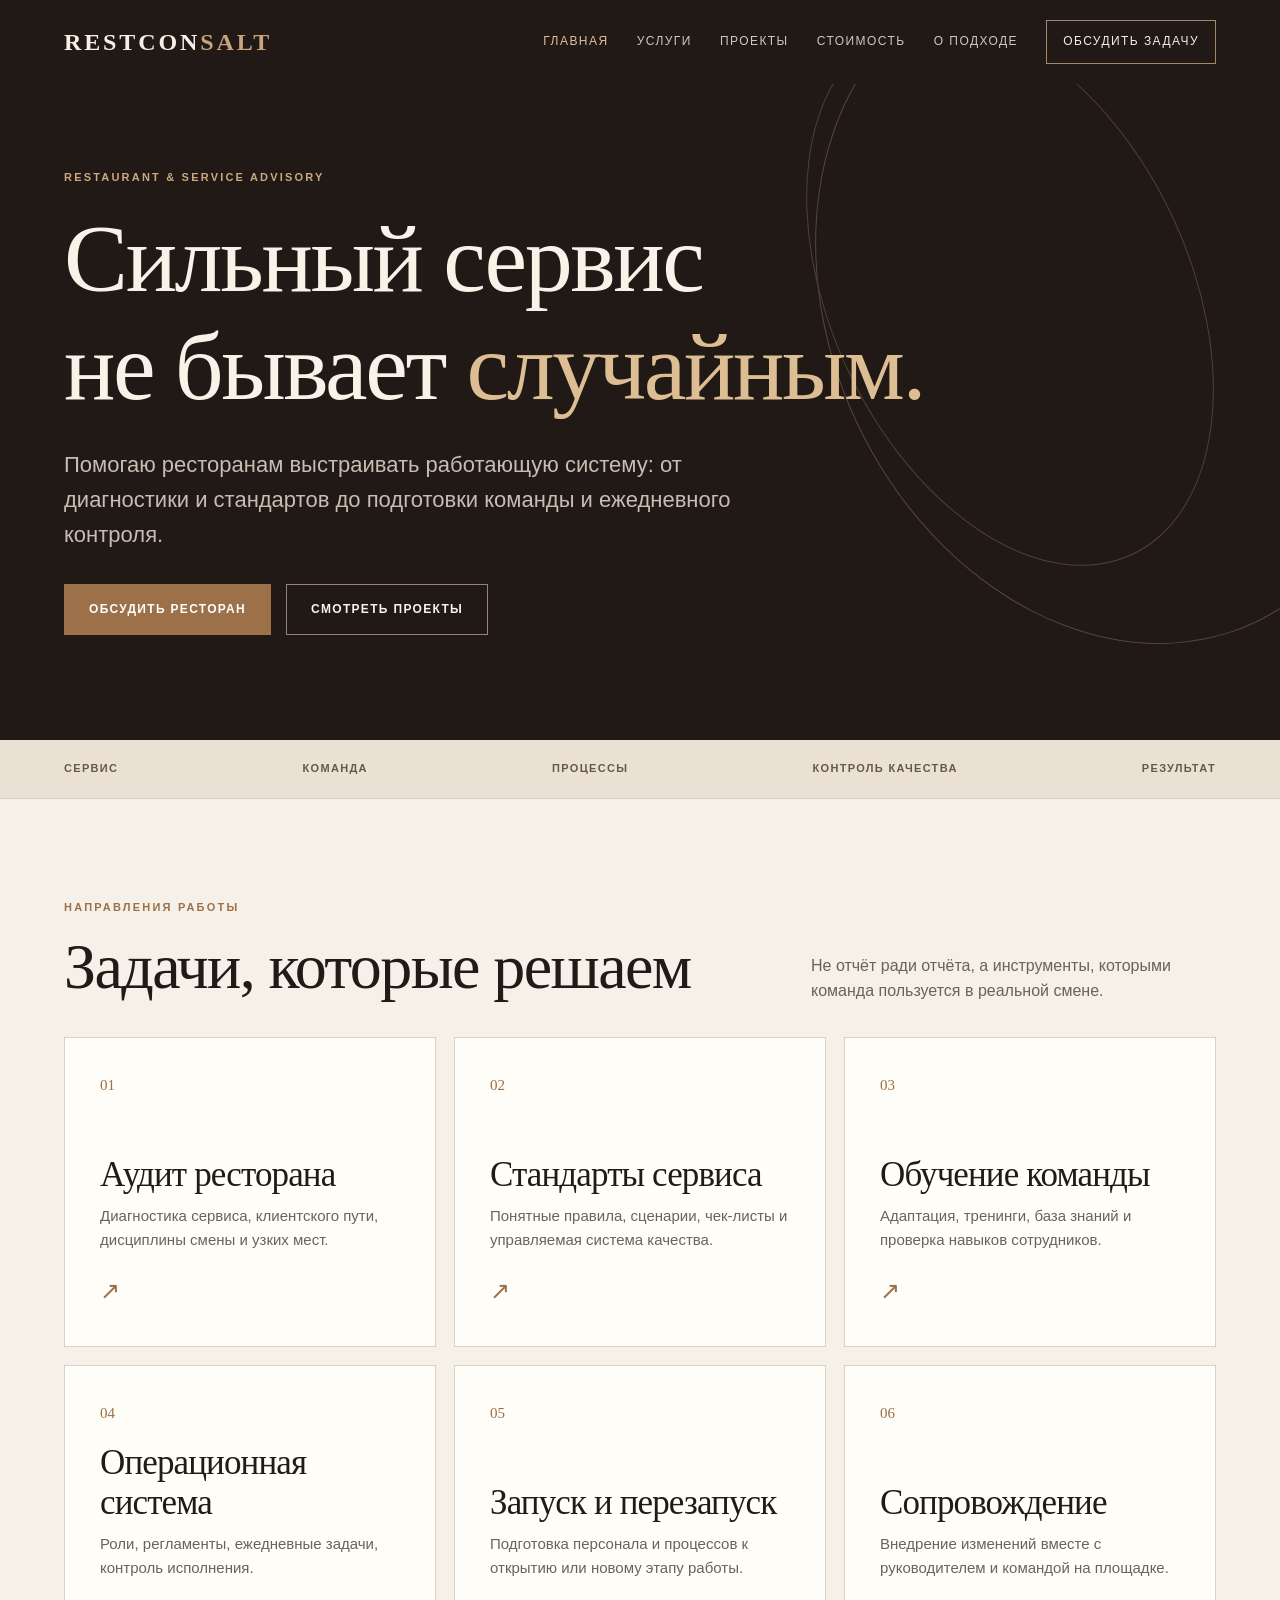
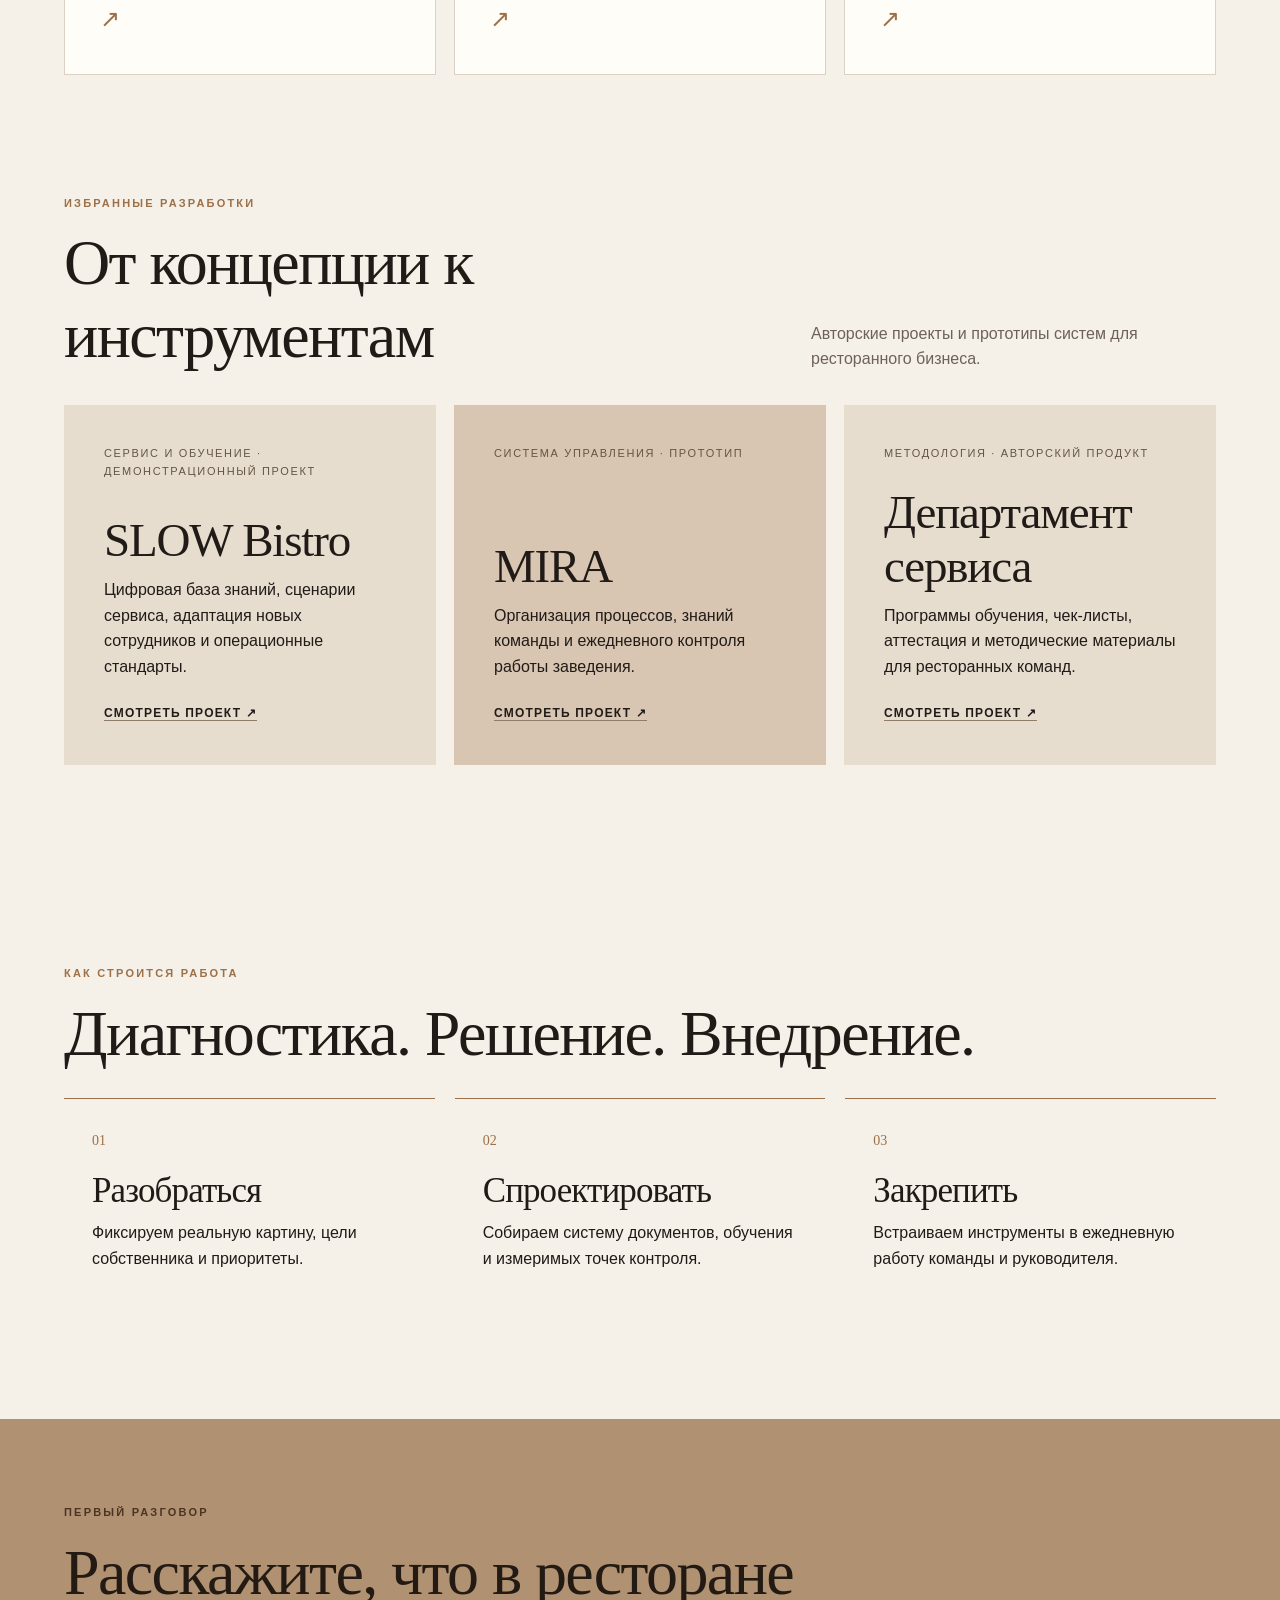
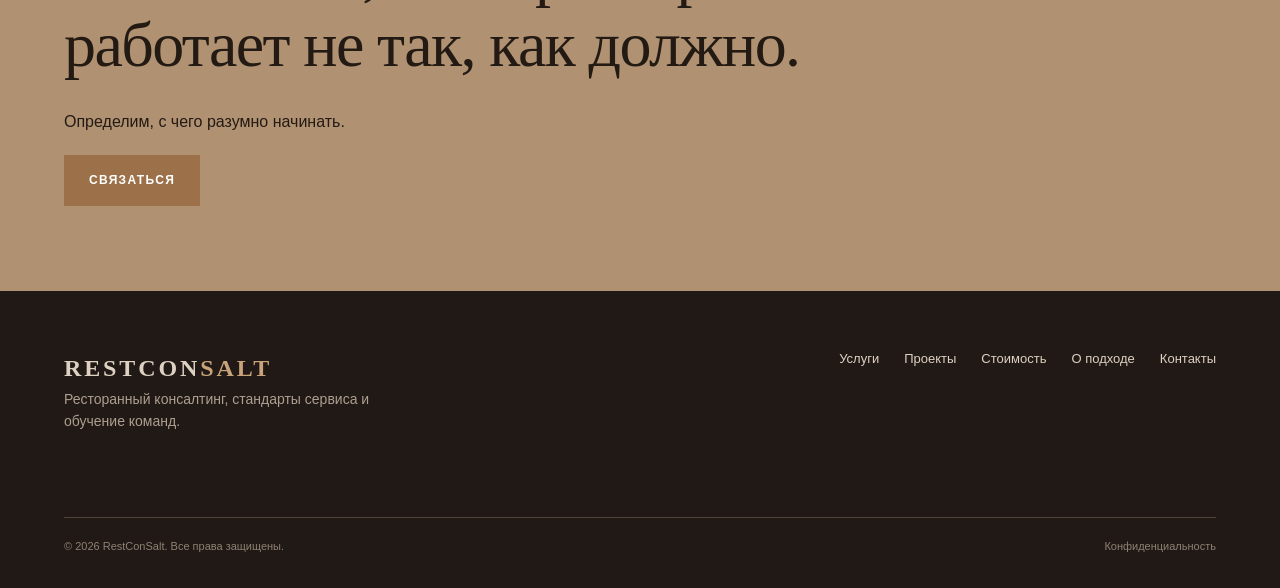
<file: index.html>
<!doctype html><html lang="ru"><head><meta charset="utf-8"><meta name="viewport" content="width=device-width,initial-scale=1"><meta name="theme-color" content="#201915"><meta name="description" content="Аудит ресторанного бизнеса, стандарты сервиса, обучение персонала и сопровождение внедрения."><meta property="og:title" content="Консалтинг для ресторанов — RestConSalt"><meta property="og:description" content="Аудит ресторанного бизнеса, стандарты сервиса, обучение персонала и сопровождение внедрения."><meta property="og:type" content="website"><title>Консалтинг для ресторанов — RestConSalt</title><link rel="stylesheet" href="styles.css"></head><body><a class="skip" href="#content">К содержанию</a><header class="header"><a class="logo" href="index.html" aria-label="RestConSalt, главная">RESTCON<em>SALT</em></a><button class="menu-toggle" aria-expanded="false" aria-controls="main-nav" type="button">Меню ☰</button><nav class="nav" id="main-nav" aria-label="Основная навигация"><a href="index.html" aria-current="page">Главная</a><a href="services.html" >Услуги</a><a href="projects.html" >Проекты</a><a href="prices.html" >Стоимость</a><a href="about.html" >О подходе</a><a class="nav-cta" href="contacts.html" >Обсудить задачу</a></nav></header><main id="content"><section class="hero"><div class="inner"><div class="eyebrow">RESTAURANT & SERVICE ADVISORY</div><h1>Сильный сервис<br>не бывает <strong>случайным.</strong></h1><p class="lead">Помогаю ресторанам выстраивать работающую систему: от диагностики и стандартов до подготовки команды и ежедневного контроля.</p><div class="buttons"><a href="contacts.html" class="btn">Обсудить ресторан</a><a href="projects.html" class="btn secondary">Смотреть проекты</a></div></div></section>
<div class="strip"><span>Сервис</span><span>Команда</span><span>Процессы</span><span>Контроль качества</span><span>Результат</span></div>
<section class="section"><div class="section-heading"><div><div class="eyebrow">Направления работы</div><h2>Задачи, которые решаем</h2></div><p>Не отчёт ради отчёта, а инструменты, которыми команда пользуется в реальной смене.</p></div><div class="grid"><article class="tile"><div class="num">01</div><div><h3>Аудит ресторана</h3><p>Диагностика сервиса, клиентского пути, дисциплины смены и узких мест.</p><a href="services.html" class="arrow" aria-label="Подробнее об услуге Аудит ресторана">↗</a></div></article><article class="tile"><div class="num">02</div><div><h3>Стандарты сервиса</h3><p>Понятные правила, сценарии, чек-листы и управляемая система качества.</p><a href="services.html" class="arrow" aria-label="Подробнее об услуге Стандарты сервиса">↗</a></div></article><article class="tile"><div class="num">03</div><div><h3>Обучение команды</h3><p>Адаптация, тренинги, база знаний и проверка навыков сотрудников.</p><a href="services.html" class="arrow" aria-label="Подробнее об услуге Обучение команды">↗</a></div></article><article class="tile"><div class="num">04</div><div><h3>Операционная система</h3><p>Роли, регламенты, ежедневные задачи, контроль исполнения.</p><a href="services.html" class="arrow" aria-label="Подробнее об услуге Операционная система">↗</a></div></article><article class="tile"><div class="num">05</div><div><h3>Запуск и перезапуск</h3><p>Подготовка персонала и процессов к открытию или новому этапу работы.</p><a href="services.html" class="arrow" aria-label="Подробнее об услуге Запуск и перезапуск">↗</a></div></article><article class="tile"><div class="num">06</div><div><h3>Сопровождение</h3><p>Внедрение изменений вместе с руководителем и командой на площадке.</p><a href="services.html" class="arrow" aria-label="Подробнее об услуге Сопровождение">↗</a></div></article></div></section>
<section class="section" style="padding-top:20px"><div class="section-heading"><div><div class="eyebrow">Избранные разработки</div><h2>От концепции к инструментам</h2></div><p>Авторские проекты и прототипы систем для ресторанного бизнеса.</p></div><div class="grid"><article class="case"><span class="tag">Сервис и обучение · демонстрационный проект</span><div><h3>SLOW Bistro</h3><p>Цифровая база знаний, сценарии сервиса, адаптация новых сотрудников и операционные стандарты.</p><a class="more" href="projects.html#slow">Смотреть проект ↗</a></div></article><article class="case"><span class="tag">Система управления · прототип</span><div><h3>MIRA</h3><p>Организация процессов, знаний команды и ежедневного контроля работы заведения.</p><a class="more" href="projects.html#mira">Смотреть проект ↗</a></div></article><article class="case"><span class="tag">Методология · авторский продукт</span><div><h3>Департамент сервиса</h3><p>Программы обучения, чек-листы, аттестация и методические материалы для ресторанных команд.</p><a class="more" href="projects.html#department">Смотреть проект ↗</a></div></article></div></section>
<section class="section"><div class="eyebrow">Как строится работа</div><h2>Диагностика. Решение. Внедрение.</h2><div class="steps"><div class="step"><h3>Разобраться</h3><p>Фиксируем реальную картину, цели собственника и приоритеты.</p></div><div class="step"><h3>Спроектировать</h3><p>Собираем систему документов, обучения и измеримых точек контроля.</p></div><div class="step"><h3>Закрепить</h3><p>Встраиваем инструменты в ежедневную работу команды и руководителя.</p></div></div></section>
<section class="cta"><div class="eyebrow" style="color:#4c3323">Первый разговор</div><h2>Расскажите, что в ресторане работает не так, как должно.</h2><p>Определим, с чего разумно начинать.</p><a class="btn" href="contacts.html">Связаться</a></section></main><footer class="footer"><div class="footgrid"><div><a class="logo" href="index.html">RESTCON<em>SALT</em></a><p>Ресторанный консалтинг, стандарты сервиса и обучение команд.</p></div><div class="footlinks"><a href="services.html">Услуги</a><a href="projects.html">Проекты</a><a href="prices.html">Стоимость</a><a href="about.html">О подходе</a><a href="contacts.html">Контакты</a></div></div><div class="footbase"><span>© 2026 RestConSalt. Все права защищены.</span><a href="privacy.html">Конфиденциальность</a></div></footer><script src="site.js" defer></script></body></html>
</file>
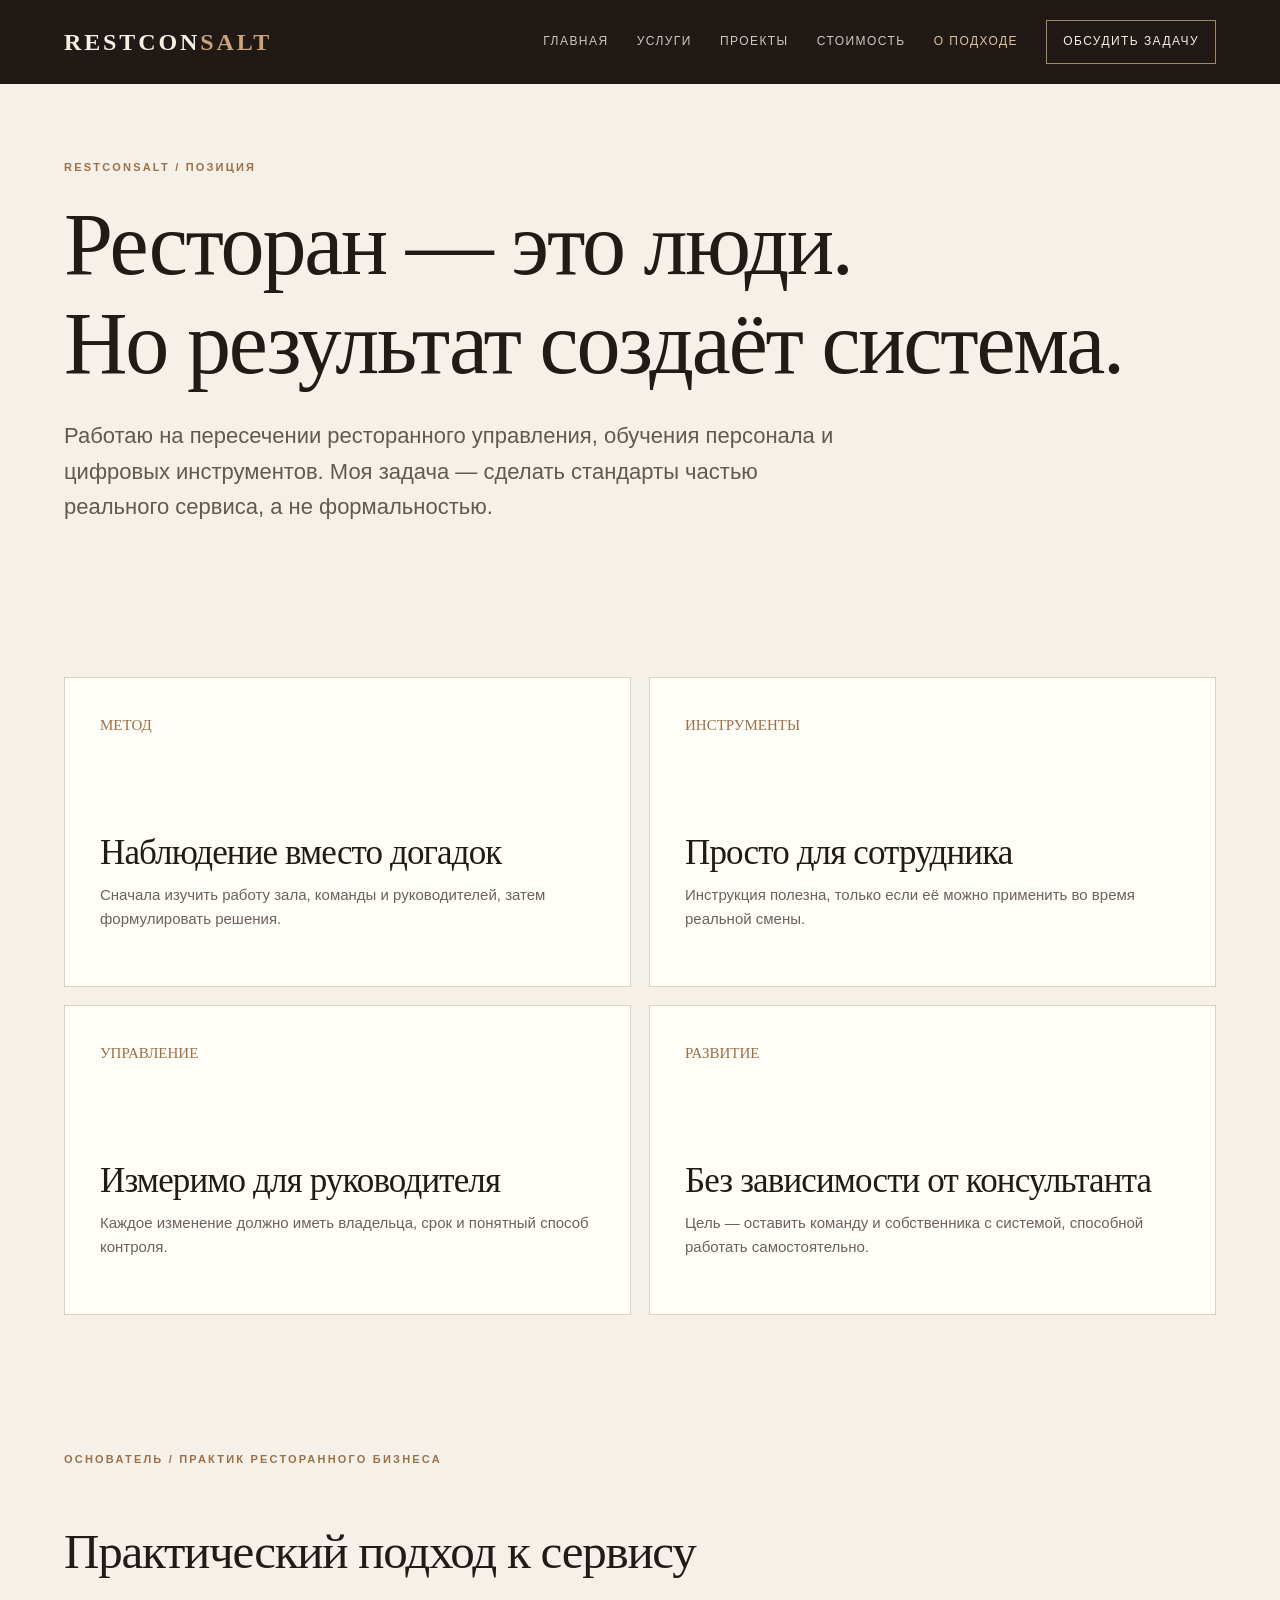
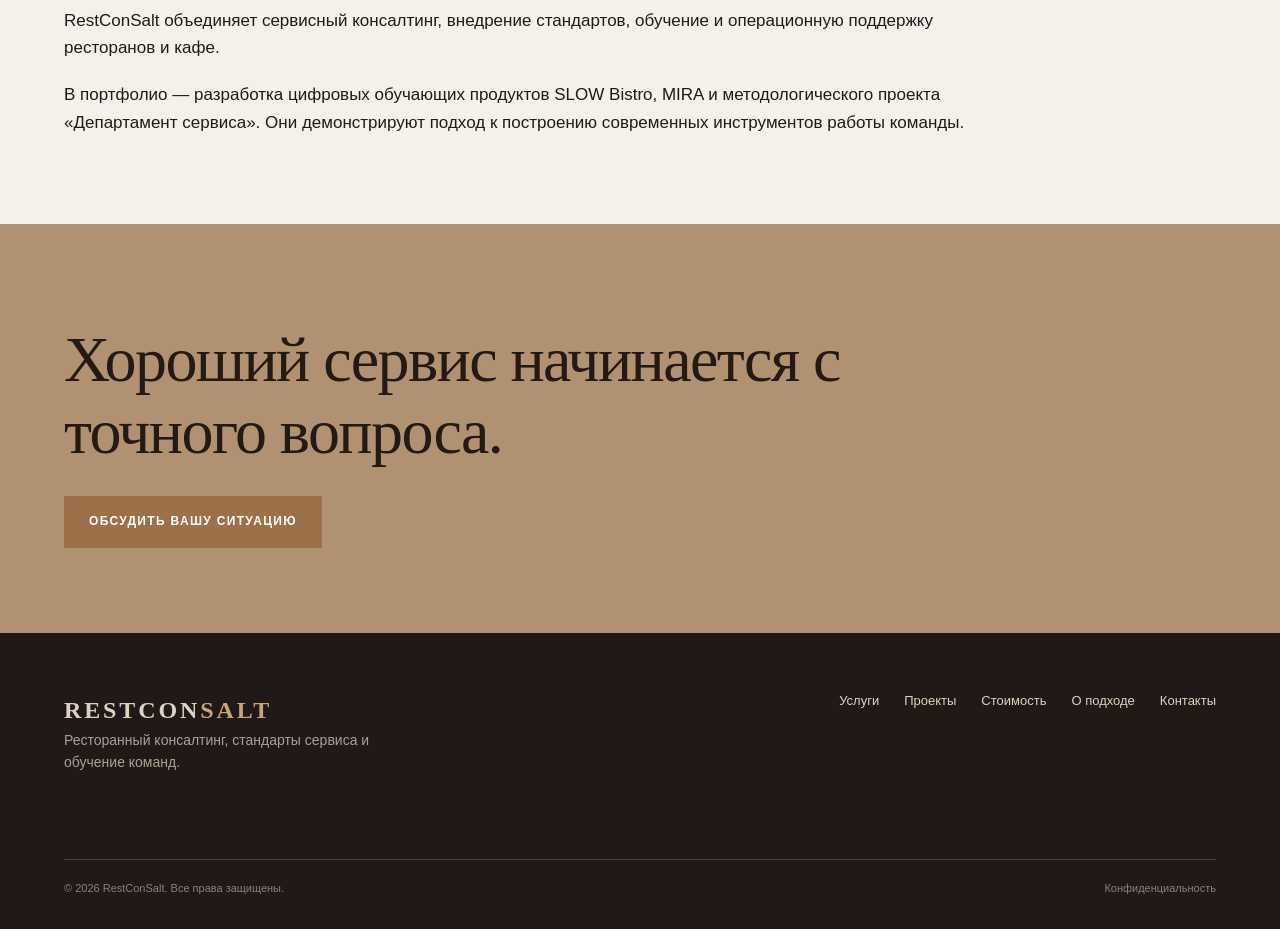
<file: about.html>
<!doctype html><html lang="ru"><head><meta charset="utf-8"><meta name="viewport" content="width=device-width,initial-scale=1"><meta name="theme-color" content="#201915"><meta name="description" content="RestConSalt — практический ресторанный консалтинг, развитие сервиса и системное обучение команд."><meta property="og:title" content="О подходе — RestConSalt"><meta property="og:description" content="RestConSalt — практический ресторанный консалтинг, развитие сервиса и системное обучение команд."><meta property="og:type" content="website"><title>О подходе — RestConSalt</title><link rel="stylesheet" href="styles.css"></head><body><a class="skip" href="#content">К содержанию</a><header class="header"><a class="logo" href="index.html" aria-label="RestConSalt, главная">RESTCON<em>SALT</em></a><button class="menu-toggle" aria-expanded="false" aria-controls="main-nav" type="button">Меню ☰</button><nav class="nav" id="main-nav" aria-label="Основная навигация"><a href="index.html" >Главная</a><a href="services.html" >Услуги</a><a href="projects.html" >Проекты</a><a href="prices.html" >Стоимость</a><a href="about.html" aria-current="page">О подходе</a><a class="nav-cta" href="contacts.html" >Обсудить задачу</a></nav></header><main id="content"><section class="page-intro"><div class="eyebrow">RestConSalt / позиция</div><h1>Ресторан — это люди.<br>Но результат создаёт система.</h1><p class="lead">Работаю на пересечении ресторанного управления, обучения персонала и цифровых инструментов. Моя задача — сделать стандарты частью реального сервиса, а не формальностью.</p></section><section class="section compact"><div class="grid two"><article class="tile"><span class="num">МЕТОД</span><div><h3>Наблюдение вместо догадок</h3><p>Сначала изучить работу зала, команды и руководителей, затем формулировать решения.</p></div></article><article class="tile"><span class="num">ИНСТРУМЕНТЫ</span><div><h3>Просто для сотрудника</h3><p>Инструкция полезна, только если её можно применить во время реальной смены.</p></div></article><article class="tile"><span class="num">УПРАВЛЕНИЕ</span><div><h3>Измеримо для руководителя</h3><p>Каждое изменение должно иметь владельца, срок и понятный способ контроля.</p></div></article><article class="tile"><span class="num">РАЗВИТИЕ</span><div><h3>Без зависимости от консультанта</h3><p>Цель — оставить команду и собственника с системой, способной работать самостоятельно.</p></div></article></div></section><section class="section compact"><div class="copy"><div class="eyebrow">Основатель / практик ресторанного бизнеса</div><h2>Практический подход к сервису</h2><p>RestConSalt объединяет сервисный консалтинг, внедрение стандартов, обучение и операционную поддержку ресторанов и кафе.</p><p>В портфолио — разработка цифровых обучающих продуктов SLOW Bistro, MIRA и методологического проекта «Департамент сервиса». Они демонстрируют подход к построению современных инструментов работы команды.</p></div></section><section class="cta"><h2>Хороший сервис начинается с точного вопроса.</h2><a class="btn" href="contacts.html">Обсудить вашу ситуацию</a></section></main><footer class="footer"><div class="footgrid"><div><a class="logo" href="index.html">RESTCON<em>SALT</em></a><p>Ресторанный консалтинг, стандарты сервиса и обучение команд.</p></div><div class="footlinks"><a href="services.html">Услуги</a><a href="projects.html">Проекты</a><a href="prices.html">Стоимость</a><a href="about.html">О подходе</a><a href="contacts.html">Контакты</a></div></div><div class="footbase"><span>© 2026 RestConSalt. Все права защищены.</span><a href="privacy.html">Конфиденциальность</a></div></footer><script src="site.js" defer></script></body></html>
</file>
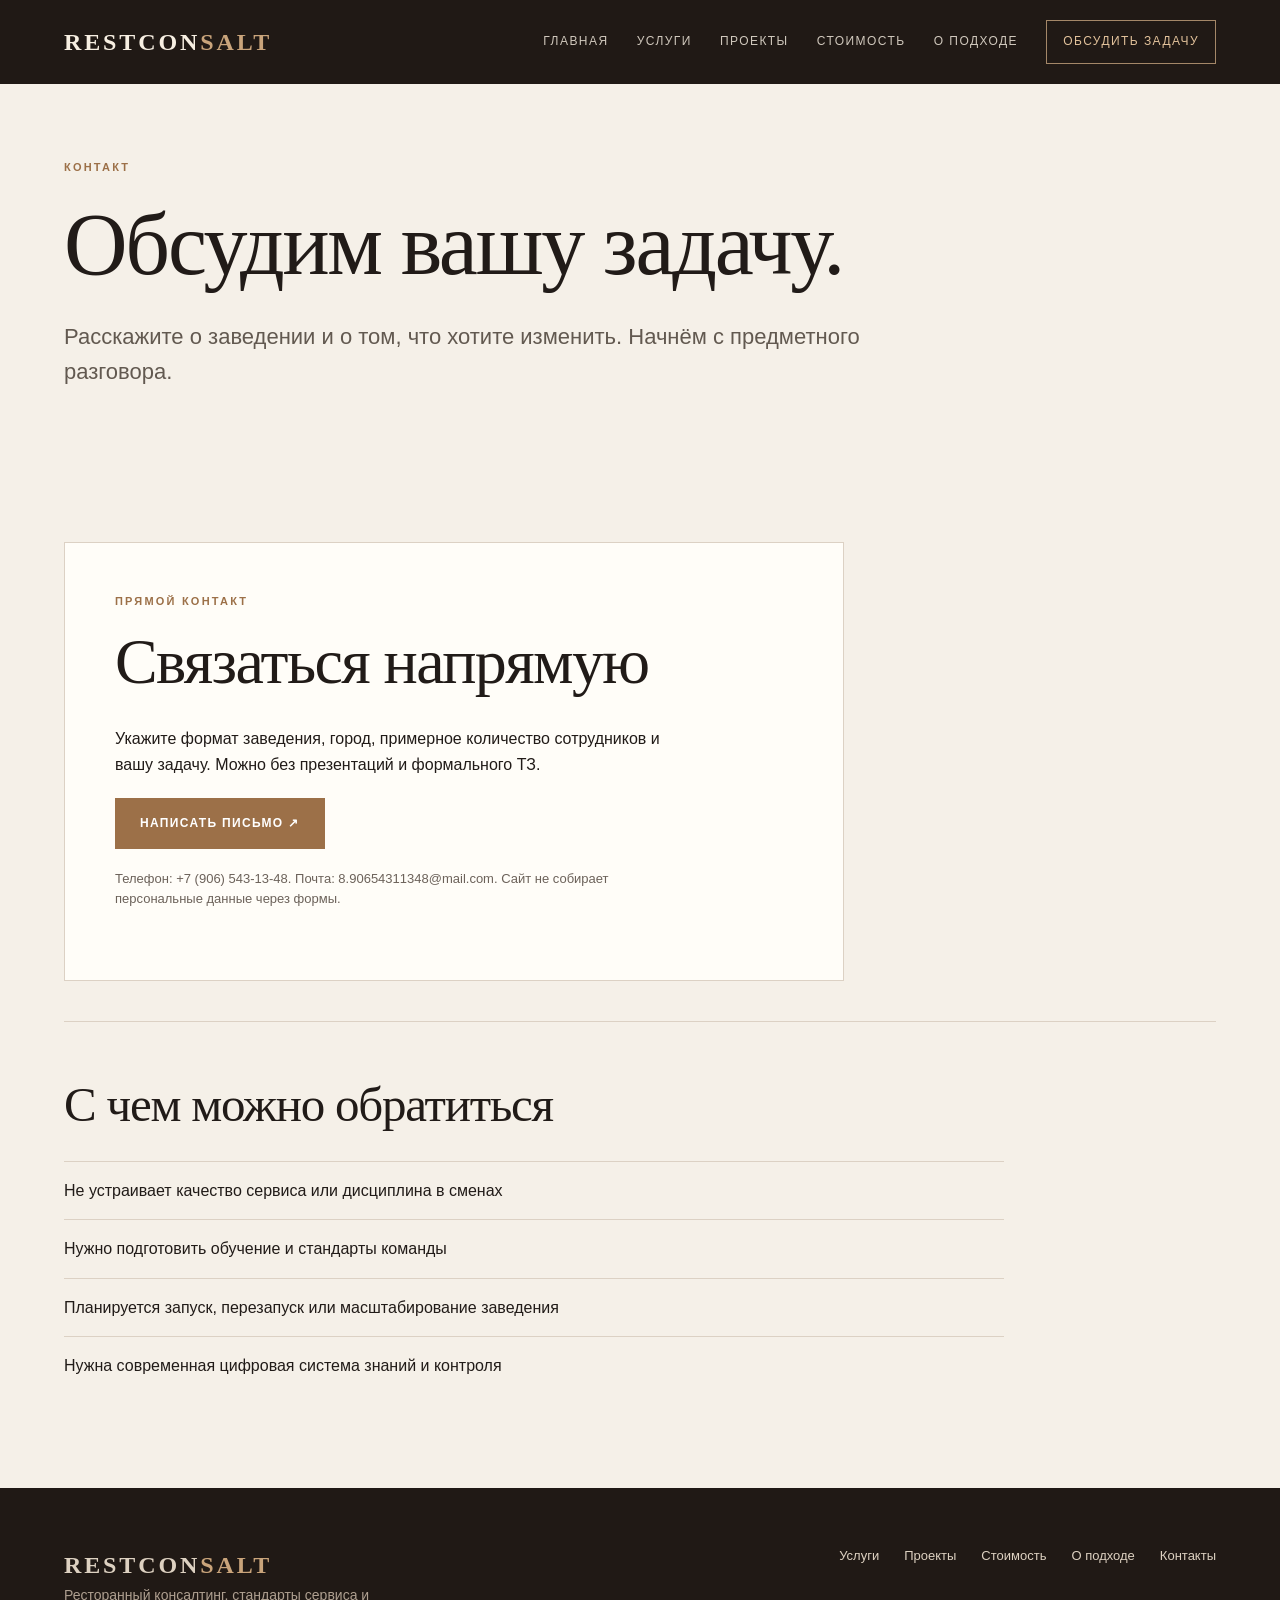
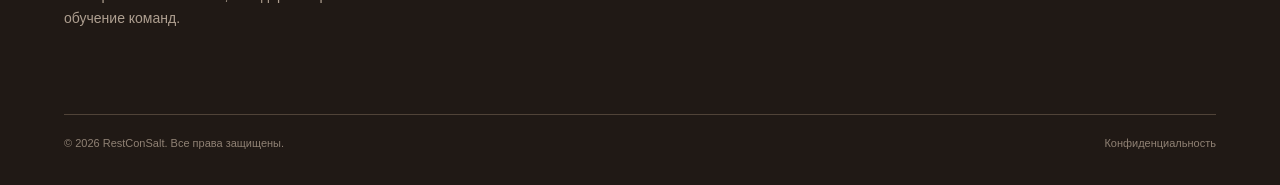
<file: contacts.html>
<!doctype html><html lang="ru"><head><meta charset="utf-8"><meta name="viewport" content="width=device-width,initial-scale=1"><meta name="theme-color" content="#201915"><meta name="description" content="Обсудить аудит, обучение команды, запуск и сопровождение ресторана с RestConSalt."><meta property="og:title" content="Контакты — RestConSalt"><meta property="og:description" content="Обсудить аудит, обучение команды, запуск и сопровождение ресторана с RestConSalt."><meta property="og:type" content="website"><title>Контакты — RestConSalt</title><link rel="stylesheet" href="styles.css"></head><body><a class="skip" href="#content">К содержанию</a><header class="header"><a class="logo" href="index.html" aria-label="RestConSalt, главная">RESTCON<em>SALT</em></a><button class="menu-toggle" aria-expanded="false" aria-controls="main-nav" type="button">Меню ☰</button><nav class="nav" id="main-nav" aria-label="Основная навигация"><a href="index.html" >Главная</a><a href="services.html" >Услуги</a><a href="projects.html" >Проекты</a><a href="prices.html" >Стоимость</a><a href="about.html" >О подходе</a><a class="nav-cta" href="contacts.html" aria-current="page">Обсудить задачу</a></nav></header><main id="content"><section class="page-intro"><div class="eyebrow">Контакт</div><h1>Обсудим вашу задачу.</h1><p class="lead">Расскажите о заведении и о том, что хотите изменить. Начнём с предметного разговора.</p></section><section class="section compact"><div class="contact-card"><div class="eyebrow">Прямой контакт</div><h2>Связаться напрямую</h2><p>Укажите формат заведения, город, примерное количество сотрудников и вашу задачу. Можно без презентаций и формального ТЗ.</p><a class="btn" href="mailto:8.90654311348@mail.com" target="_blank" rel="noopener noreferrer">Написать письмо ↗</a><p class="note" style="margin-top:20px">Телефон: +7 (906) 543-13-48. Почта: 8.90654311348@mail.com. Сайт не собирает персональные данные через формы.</p></div><div class="rule"></div><div class="copy"><h2>С чем можно обратиться</h2><ul class="list-clean"><li>Не устраивает качество сервиса или дисциплина в сменах</li><li>Нужно подготовить обучение и стандарты команды</li><li>Планируется запуск, перезапуск или масштабирование заведения</li><li>Нужна современная цифровая система знаний и контроля</li></ul></div></section></main><footer class="footer"><div class="footgrid"><div><a class="logo" href="index.html">RESTCON<em>SALT</em></a><p>Ресторанный консалтинг, стандарты сервиса и обучение команд.</p></div><div class="footlinks"><a href="services.html">Услуги</a><a href="projects.html">Проекты</a><a href="prices.html">Стоимость</a><a href="about.html">О подходе</a><a href="contacts.html">Контакты</a></div></div><div class="footbase"><span>© 2026 RestConSalt. Все права защищены.</span><a href="privacy.html">Конфиденциальность</a></div></footer><script src="site.js" defer></script></body></html>
</file>
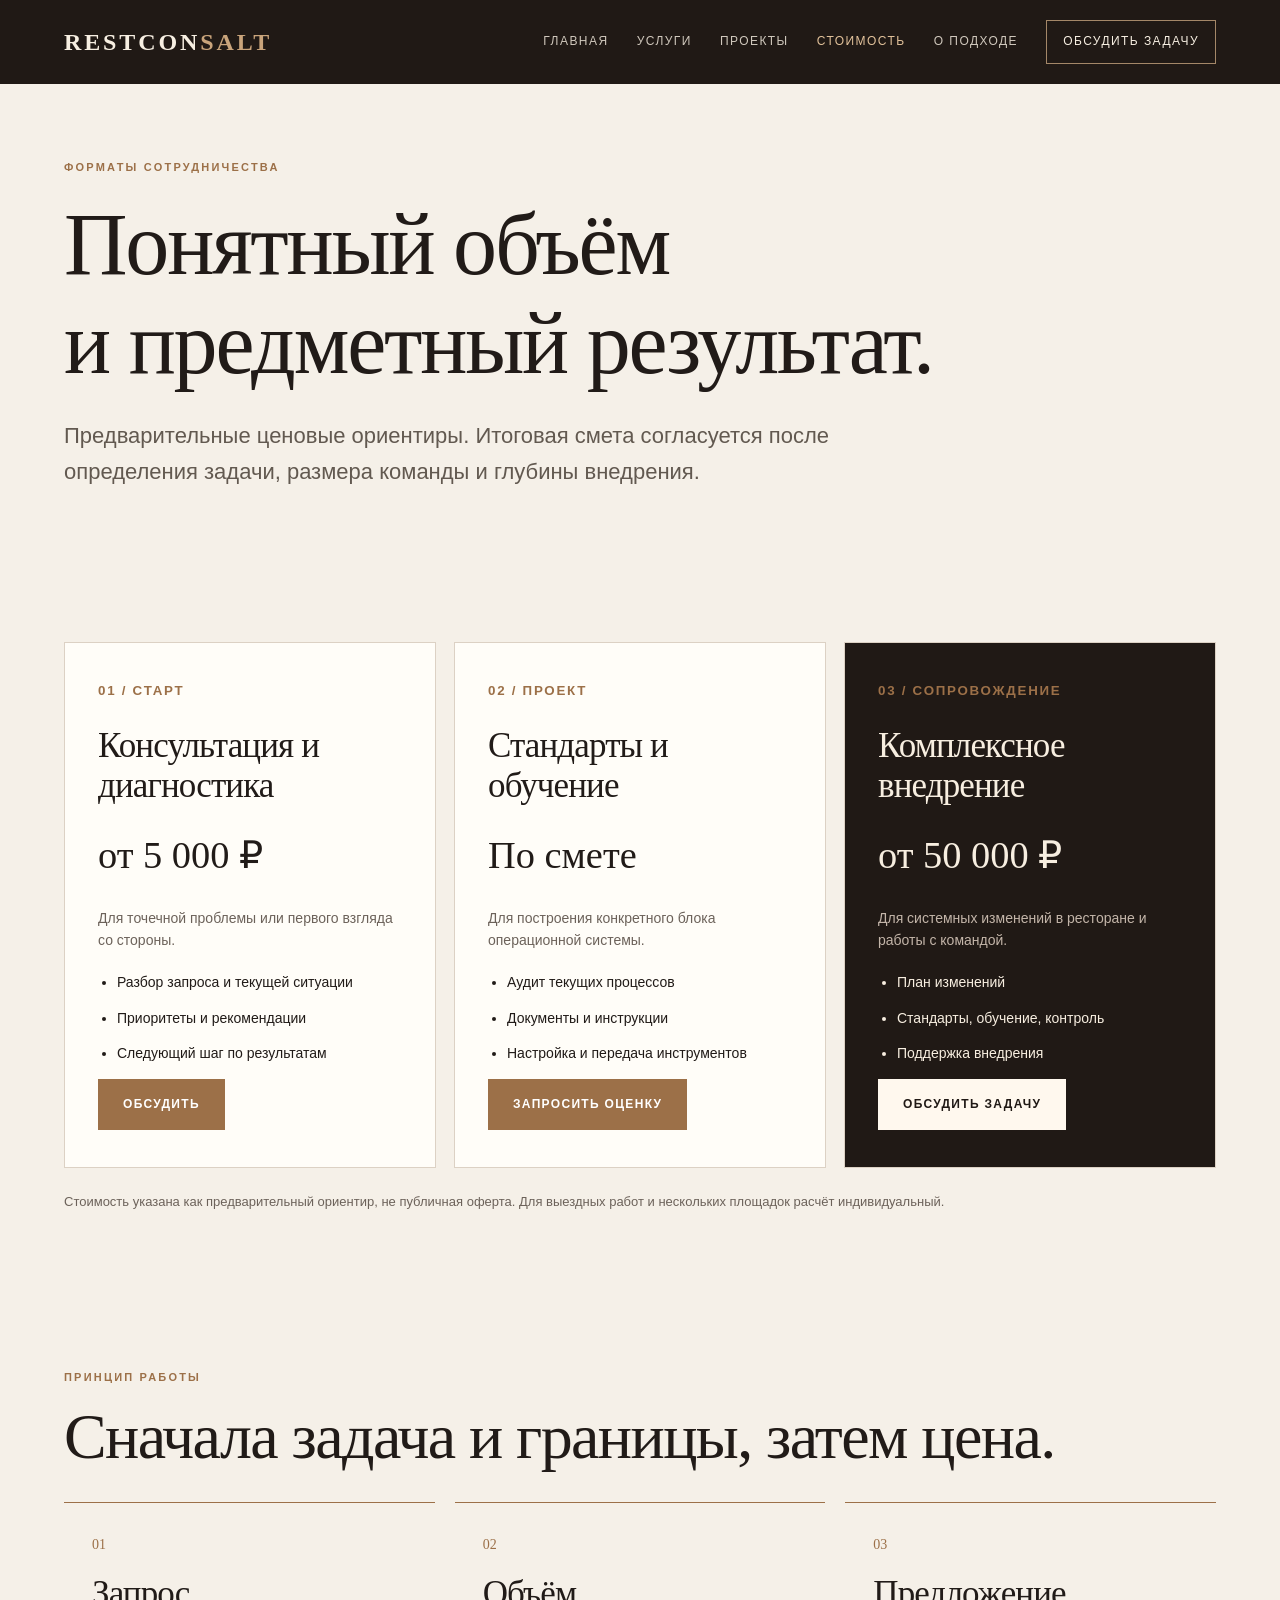
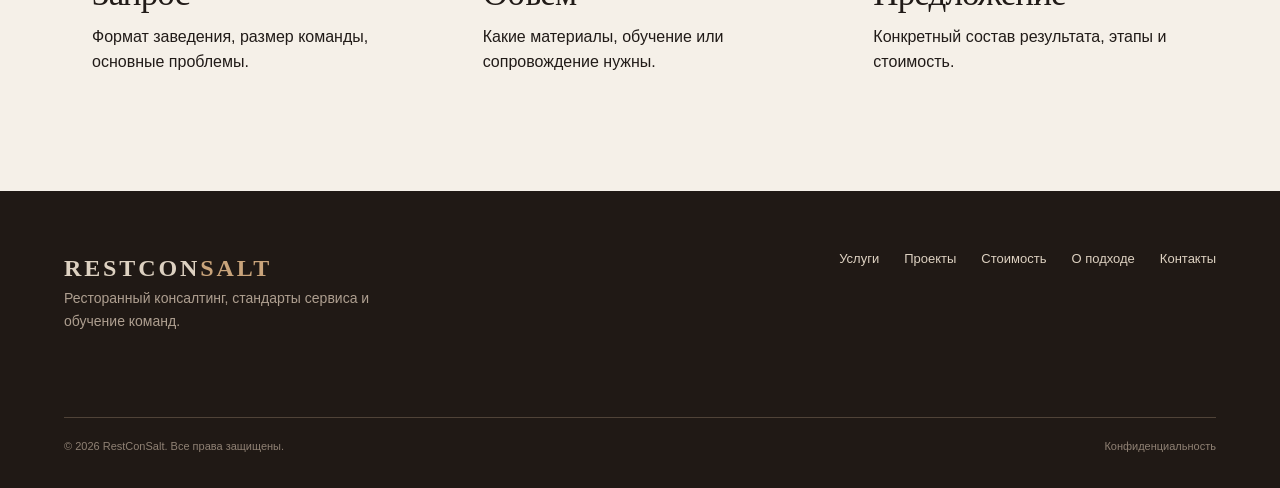
<file: prices.html>
<!doctype html><html lang="ru"><head><meta charset="utf-8"><meta name="viewport" content="width=device-width,initial-scale=1"><meta name="theme-color" content="#201915"><meta name="description" content="Ориентировочные цены на аудит ресторана, стандарты сервиса, обучение и внедрение."><meta property="og:title" content="Стоимость — RestConSalt"><meta property="og:description" content="Ориентировочные цены на аудит ресторана, стандарты сервиса, обучение и внедрение."><meta property="og:type" content="website"><title>Стоимость — RestConSalt</title><link rel="stylesheet" href="styles.css"></head><body><a class="skip" href="#content">К содержанию</a><header class="header"><a class="logo" href="index.html" aria-label="RestConSalt, главная">RESTCON<em>SALT</em></a><button class="menu-toggle" aria-expanded="false" aria-controls="main-nav" type="button">Меню ☰</button><nav class="nav" id="main-nav" aria-label="Основная навигация"><a href="index.html" >Главная</a><a href="services.html" >Услуги</a><a href="projects.html" >Проекты</a><a href="prices.html" aria-current="page">Стоимость</a><a href="about.html" >О подходе</a><a class="nav-cta" href="contacts.html" >Обсудить задачу</a></nav></header><main id="content"><section class="page-intro"><div class="eyebrow">Форматы сотрудничества</div><h1>Понятный объём<br>и предметный результат.</h1><p class="lead">Предварительные ценовые ориентиры. Итоговая смета согласуется после определения задачи, размера команды и глубины внедрения.</p></section><section class="section compact"><div class="prices">
<article class="price"><small>01 / Старт</small><h3>Консультация и диагностика</h3><div class="amount">от 5 000 ₽</div><p>Для точечной проблемы или первого взгляда со стороны.</p><ul><li>Разбор запроса и текущей ситуации</li><li>Приоритеты и рекомендации</li><li>Следующий шаг по результатам</li></ul><a href="contacts.html" class="btn">Обсудить</a></article>
<article class="price"><small>02 / Проект</small><h3>Стандарты и обучение</h3><div class="amount">По смете</div><p>Для построения конкретного блока операционной системы.</p><ul><li>Аудит текущих процессов</li><li>Документы и инструкции</li><li>Настройка и передача инструментов</li></ul><a href="contacts.html" class="btn">Запросить оценку</a></article>
<article class="price featured"><small>03 / Сопровождение</small><h3>Комплексное внедрение</h3><div class="amount">от 50 000 ₽</div><p>Для системных изменений в ресторане и работы с командой.</p><ul><li>План изменений</li><li>Стандарты, обучение, контроль</li><li>Поддержка внедрения</li></ul><a href="contacts.html" class="btn light">Обсудить задачу</a></article></div><p class="note" style="margin-top:24px">Стоимость указана как предварительный ориентир, не публичная оферта. Для выездных работ и нескольких площадок расчёт индивидуальный.</p></section><section class="section compact"><div class="eyebrow">Принцип работы</div><h2>Сначала задача и границы, затем цена.</h2><div class="steps"><div class="step"><h3>Запрос</h3><p>Формат заведения, размер команды, основные проблемы.</p></div><div class="step"><h3>Объём</h3><p>Какие материалы, обучение или сопровождение нужны.</p></div><div class="step"><h3>Предложение</h3><p>Конкретный состав результата, этапы и стоимость.</p></div></div></section></main><footer class="footer"><div class="footgrid"><div><a class="logo" href="index.html">RESTCON<em>SALT</em></a><p>Ресторанный консалтинг, стандарты сервиса и обучение команд.</p></div><div class="footlinks"><a href="services.html">Услуги</a><a href="projects.html">Проекты</a><a href="prices.html">Стоимость</a><a href="about.html">О подходе</a><a href="contacts.html">Контакты</a></div></div><div class="footbase"><span>© 2026 RestConSalt. Все права защищены.</span><a href="privacy.html">Конфиденциальность</a></div></footer><script src="site.js" defer></script></body></html>
</file>
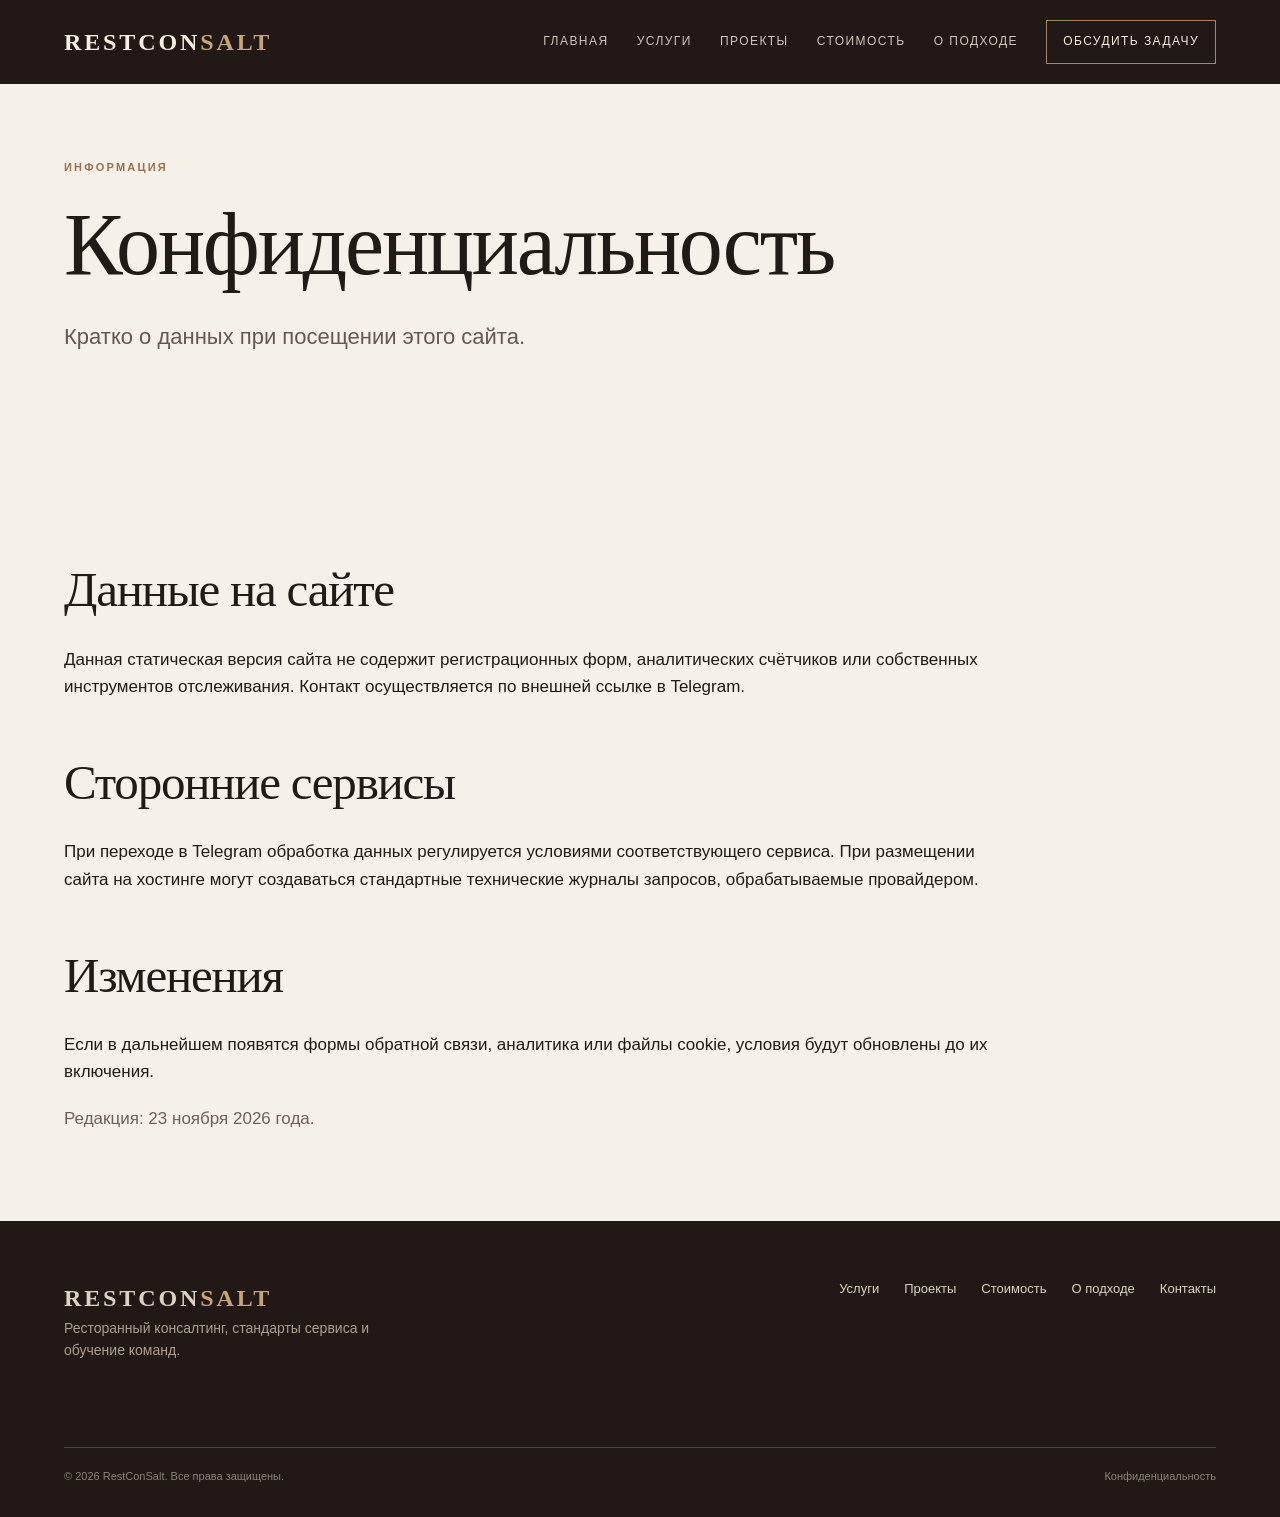
<file: privacy.html>
<!doctype html><html lang="ru"><head><meta charset="utf-8"><meta name="viewport" content="width=device-width,initial-scale=1"><meta name="theme-color" content="#201915"><meta name="description" content="Информация о конфиденциальности на сайте RestConSalt."><meta property="og:title" content="Конфиденциальность — RestConSalt"><meta property="og:description" content="Информация о конфиденциальности на сайте RestConSalt."><meta property="og:type" content="website"><title>Конфиденциальность — RestConSalt</title><link rel="stylesheet" href="styles.css"></head><body><a class="skip" href="#content">К содержанию</a><header class="header"><a class="logo" href="index.html" aria-label="RestConSalt, главная">RESTCON<em>SALT</em></a><button class="menu-toggle" aria-expanded="false" aria-controls="main-nav" type="button">Меню ☰</button><nav class="nav" id="main-nav" aria-label="Основная навигация"><a href="index.html" >Главная</a><a href="services.html" >Услуги</a><a href="projects.html" >Проекты</a><a href="prices.html" >Стоимость</a><a href="about.html" >О подходе</a><a class="nav-cta" href="contacts.html" >Обсудить задачу</a></nav></header><main id="content"><section class="page-intro"><div class="eyebrow">Информация</div><h1>Конфиденциальность</h1><p class="lead">Кратко о данных при посещении этого сайта.</p></section><section class="section compact"><div class="copy"><h2>Данные на сайте</h2><p>Данная статическая версия сайта не содержит регистрационных форм, аналитических счётчиков или собственных инструментов отслеживания. Контакт осуществляется по внешней ссылке в Telegram.</p><h2>Сторонние сервисы</h2><p>При переходе в Telegram обработка данных регулируется условиями соответствующего сервиса. При размещении сайта на хостинге могут создаваться стандартные технические журналы запросов, обрабатываемые провайдером.</p><h2>Изменения</h2><p>Если в дальнейшем появятся формы обратной связи, аналитика или файлы cookie, условия будут обновлены до их включения.</p><p class="note">Редакция: 23 ноября 2026 года.</p></div></section></main><footer class="footer"><div class="footgrid"><div><a class="logo" href="index.html">RESTCON<em>SALT</em></a><p>Ресторанный консалтинг, стандарты сервиса и обучение команд.</p></div><div class="footlinks"><a href="services.html">Услуги</a><a href="projects.html">Проекты</a><a href="prices.html">Стоимость</a><a href="about.html">О подходе</a><a href="contacts.html">Контакты</a></div></div><div class="footbase"><span>© 2026 RestConSalt. Все права защищены.</span><a href="privacy.html">Конфиденциальность</a></div></footer><script src="site.js" defer></script></body></html>
</file>
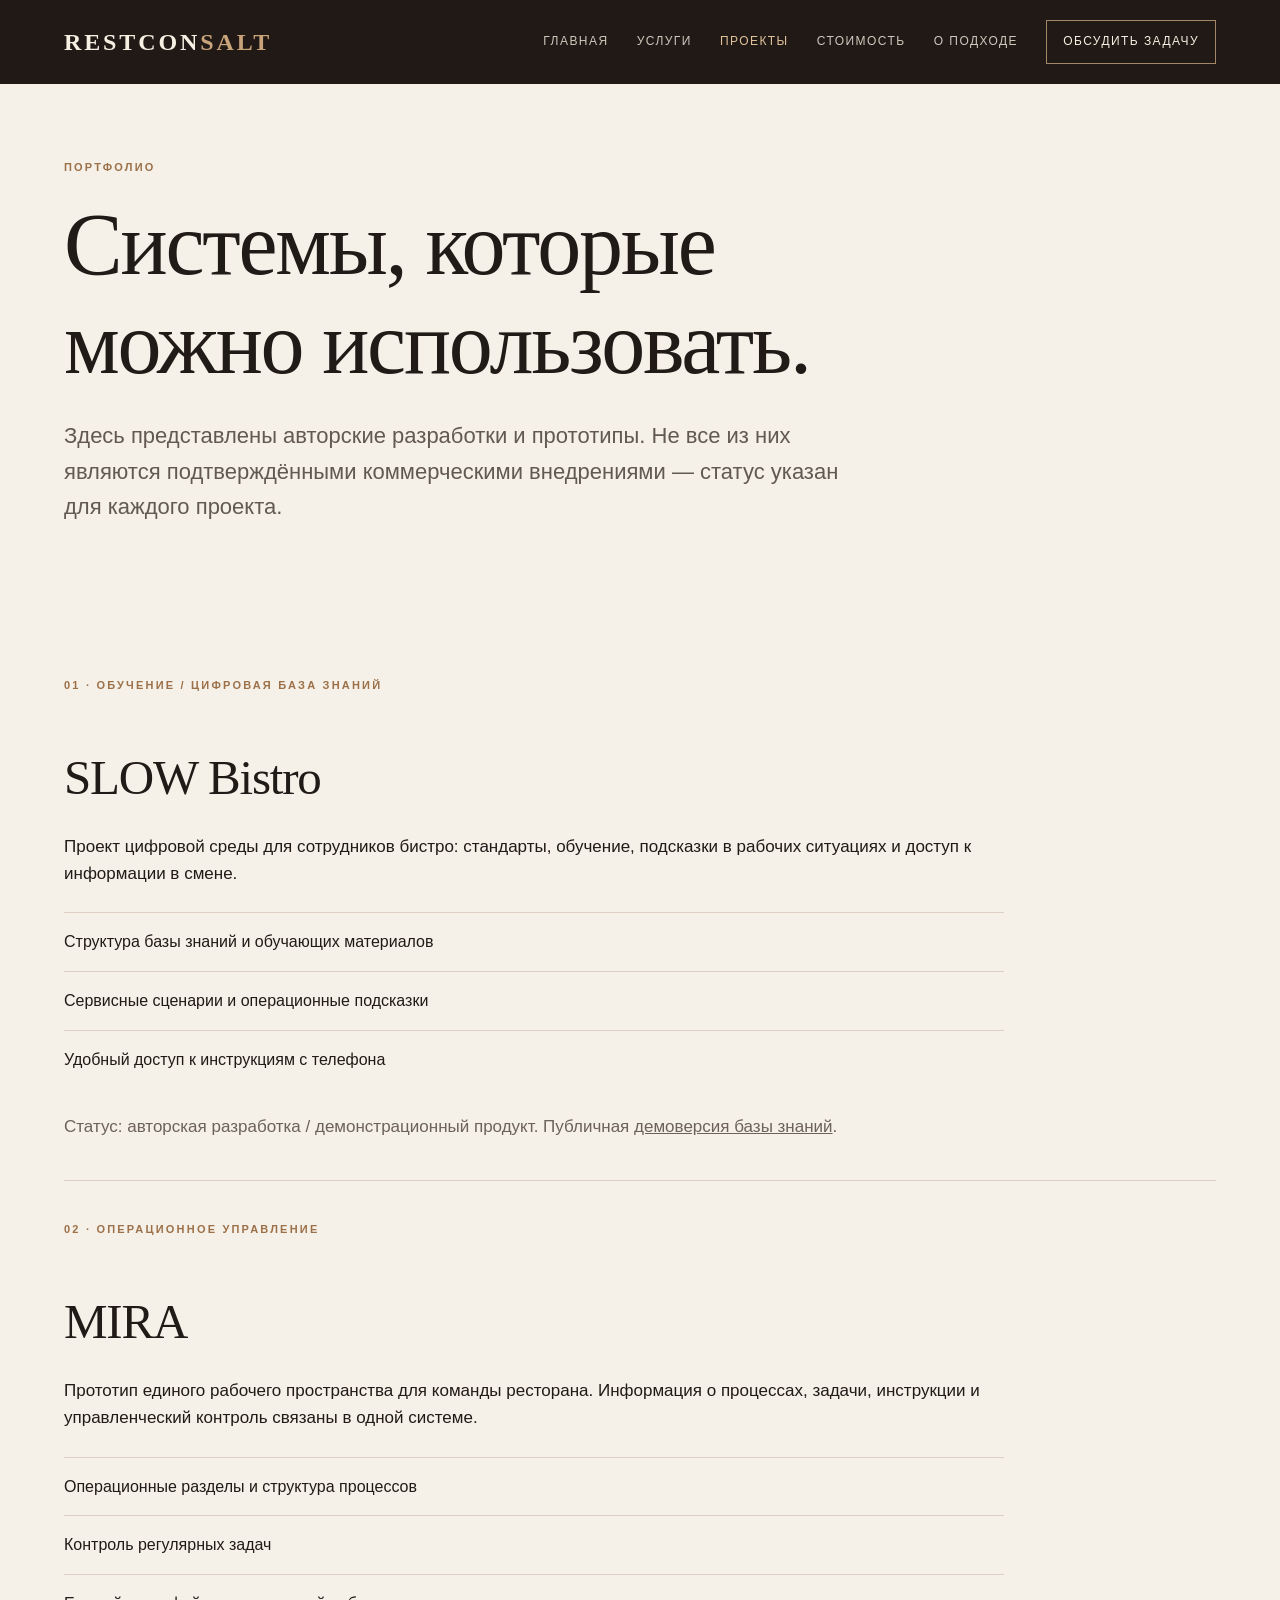
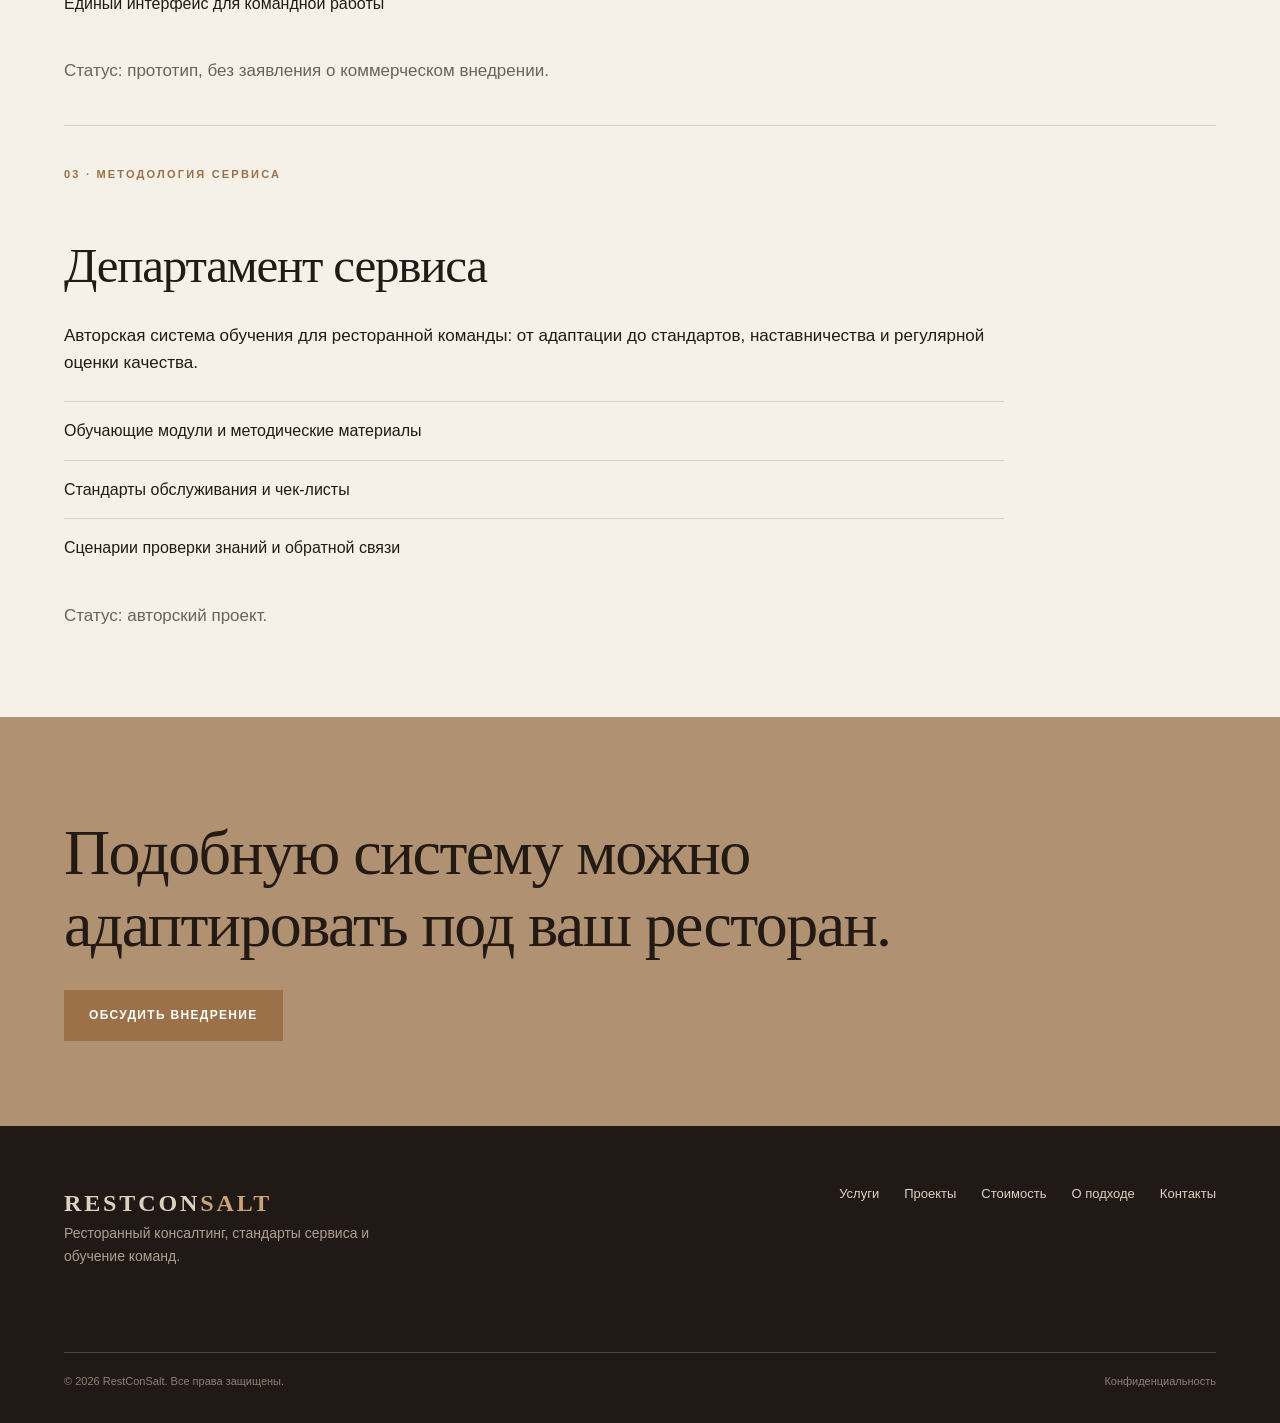
<file: projects.html>
<!doctype html><html lang="ru"><head><meta charset="utf-8"><meta name="viewport" content="width=device-width,initial-scale=1"><meta name="theme-color" content="#201915"><meta name="description" content="SLOW Bistro, MIRA и Департамент сервиса — авторские разработки и концепции RestConSalt."><meta property="og:title" content="Проекты — RestConSalt"><meta property="og:description" content="SLOW Bistro, MIRA и Департамент сервиса — авторские разработки и концепции RestConSalt."><meta property="og:type" content="website"><title>Проекты — RestConSalt</title><link rel="stylesheet" href="styles.css"></head><body><a class="skip" href="#content">К содержанию</a><header class="header"><a class="logo" href="index.html" aria-label="RestConSalt, главная">RESTCON<em>SALT</em></a><button class="menu-toggle" aria-expanded="false" aria-controls="main-nav" type="button">Меню ☰</button><nav class="nav" id="main-nav" aria-label="Основная навигация"><a href="index.html" >Главная</a><a href="services.html" >Услуги</a><a href="projects.html" aria-current="page">Проекты</a><a href="prices.html" >Стоимость</a><a href="about.html" >О подходе</a><a class="nav-cta" href="contacts.html" >Обсудить задачу</a></nav></header><main id="content"><section class="page-intro"><div class="eyebrow">Портфолио</div><h1>Системы, которые<br>можно использовать.</h1><p class="lead">Здесь представлены авторские разработки и прототипы. Не все из них являются подтверждёнными коммерческими внедрениями — статус указан для каждого проекта.</p></section><section class="section compact">
<article id="slow" class="copy"><div class="eyebrow">01 · Обучение / цифровая база знаний</div><h2>SLOW Bistro</h2><p>Проект цифровой среды для сотрудников бистро: стандарты, обучение, подсказки в рабочих ситуациях и доступ к информации в смене.</p><ul class="list-clean"><li>Структура базы знаний и обучающих материалов</li><li>Сервисные сценарии и операционные подсказки</li><li>Удобный доступ к инструкциям с телефона</li></ul><p class="note">Статус: авторская разработка / демонстрационный продукт. Публичная <a href="https://korrestconsult.github.io/Slov/" target="_blank" rel="noopener noreferrer" style="text-decoration:underline">демоверсия базы знаний</a>.</p></article>
<div class="rule"></div><article id="mira" class="copy"><div class="eyebrow">02 · Операционное управление</div><h2>MIRA</h2><p>Прототип единого рабочего пространства для команды ресторана. Информация о процессах, задачи, инструкции и управленческий контроль связаны в одной системе.</p><ul class="list-clean"><li>Операционные разделы и структура процессов</li><li>Контроль регулярных задач</li><li>Единый интерфейс для командной работы</li></ul><p class="note">Статус: прототип, без заявления о коммерческом внедрении.</p></article>
<div class="rule"></div><article id="department" class="copy"><div class="eyebrow">03 · Методология сервиса</div><h2>Департамент сервиса</h2><p>Авторская система обучения для ресторанной команды: от адаптации до стандартов, наставничества и регулярной оценки качества.</p><ul class="list-clean"><li>Обучающие модули и методические материалы</li><li>Стандарты обслуживания и чек-листы</li><li>Сценарии проверки знаний и обратной связи</li></ul><p class="note">Статус: авторский проект.</p></article></section><section class="cta"><h2>Подобную систему можно адаптировать под ваш ресторан.</h2><a class="btn" href="contacts.html">Обсудить внедрение</a></section></main><footer class="footer"><div class="footgrid"><div><a class="logo" href="index.html">RESTCON<em>SALT</em></a><p>Ресторанный консалтинг, стандарты сервиса и обучение команд.</p></div><div class="footlinks"><a href="services.html">Услуги</a><a href="projects.html">Проекты</a><a href="prices.html">Стоимость</a><a href="about.html">О подходе</a><a href="contacts.html">Контакты</a></div></div><div class="footbase"><span>© 2026 RestConSalt. Все права защищены.</span><a href="privacy.html">Конфиденциальность</a></div></footer><script src="site.js" defer></script></body></html>
</file>
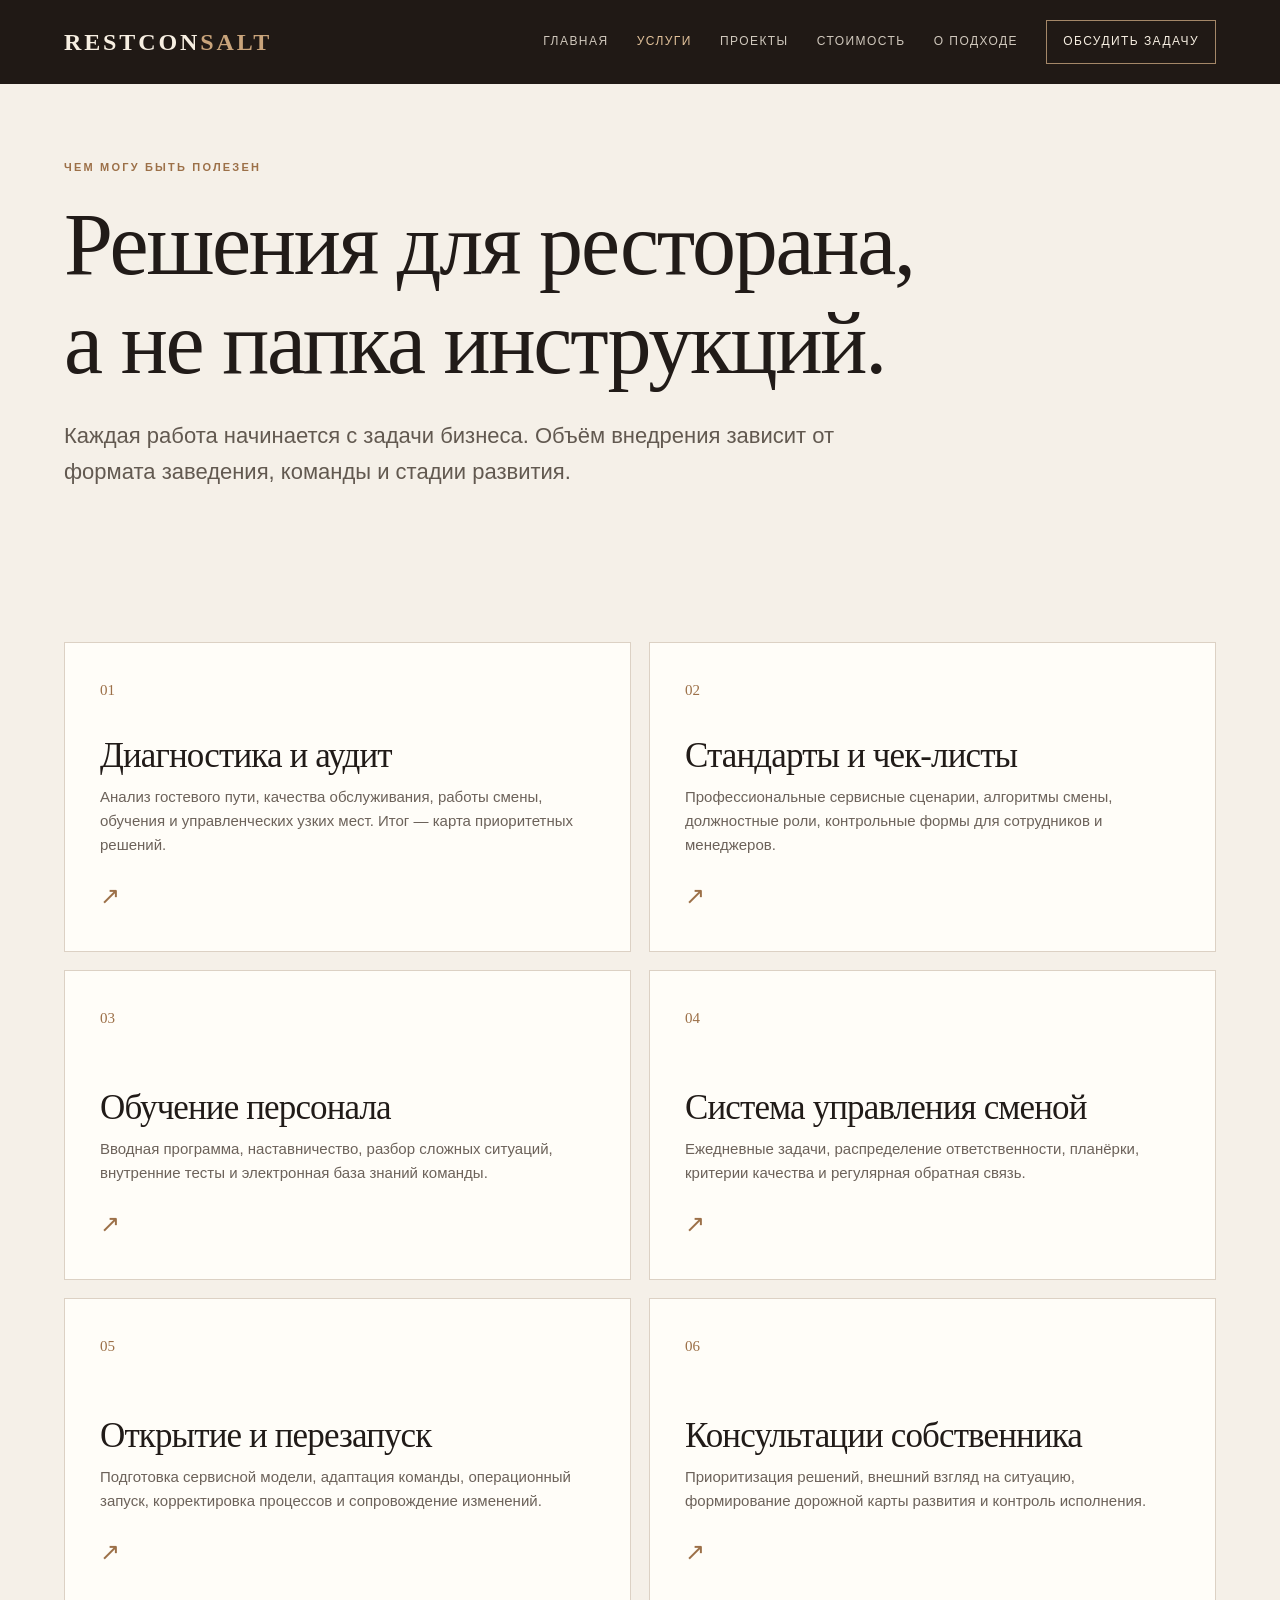
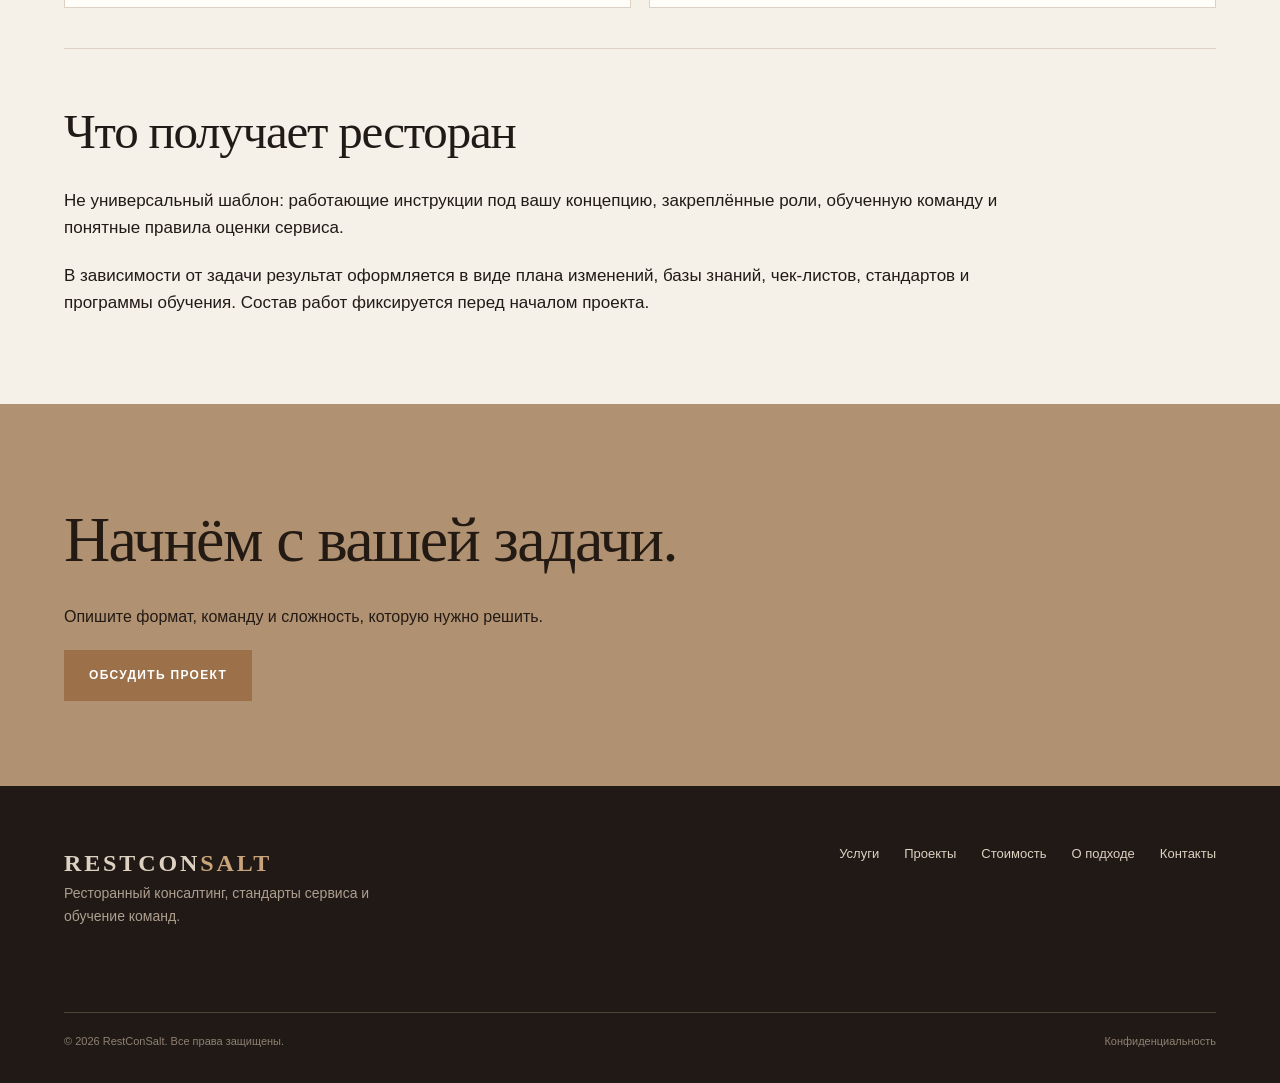
<file: services.html>
<!doctype html><html lang="ru"><head><meta charset="utf-8"><meta name="viewport" content="width=device-width,initial-scale=1"><meta name="theme-color" content="#201915"><meta name="description" content="Ресторанный аудит, повышение качества сервиса, обучение персонала и внедрение операционных стандартов."><meta property="og:title" content="Услуги — RestConSalt"><meta property="og:description" content="Ресторанный аудит, повышение качества сервиса, обучение персонала и внедрение операционных стандартов."><meta property="og:type" content="website"><title>Услуги — RestConSalt</title><link rel="stylesheet" href="styles.css"></head><body><a class="skip" href="#content">К содержанию</a><header class="header"><a class="logo" href="index.html" aria-label="RestConSalt, главная">RESTCON<em>SALT</em></a><button class="menu-toggle" aria-expanded="false" aria-controls="main-nav" type="button">Меню ☰</button><nav class="nav" id="main-nav" aria-label="Основная навигация"><a href="index.html" >Главная</a><a href="services.html" aria-current="page">Услуги</a><a href="projects.html" >Проекты</a><a href="prices.html" >Стоимость</a><a href="about.html" >О подходе</a><a class="nav-cta" href="contacts.html" >Обсудить задачу</a></nav></header><main id="content"><section class="page-intro"><div class="eyebrow">Чем могу быть полезен</div><h1>Решения для ресторана,<br>а не папка инструкций.</h1><p class="lead">Каждая работа начинается с задачи бизнеса. Объём внедрения зависит от формата заведения, команды и стадии развития.</p></section><section class="section compact"><div class="grid two">
<article class="tile"><div class="num">01</div><div><h3>Диагностика и аудит</h3><p>Анализ гостевого пути, качества обслуживания, работы смены, обучения и управленческих узких мест. Итог — карта приоритетных решений.</p><a href="services.html" class="arrow" aria-label="Подробнее об услуге Диагностика и аудит">↗</a></div></article>
<article class="tile"><div class="num">02</div><div><h3>Стандарты и чек-листы</h3><p>Профессиональные сервисные сценарии, алгоритмы смены, должностные роли, контрольные формы для сотрудников и менеджеров.</p><a href="services.html" class="arrow" aria-label="Подробнее об услуге Стандарты и чек-листы">↗</a></div></article>
<article class="tile"><div class="num">03</div><div><h3>Обучение персонала</h3><p>Вводная программа, наставничество, разбор сложных ситуаций, внутренние тесты и электронная база знаний команды.</p><a href="services.html" class="arrow" aria-label="Подробнее об услуге Обучение персонала">↗</a></div></article>
<article class="tile"><div class="num">04</div><div><h3>Система управления сменой</h3><p>Ежедневные задачи, распределение ответственности, планёрки, критерии качества и регулярная обратная связь.</p><a href="services.html" class="arrow" aria-label="Подробнее об услуге Система управления сменой">↗</a></div></article>
<article class="tile"><div class="num">05</div><div><h3>Открытие и перезапуск</h3><p>Подготовка сервисной модели, адаптация команды, операционный запуск, корректировка процессов и сопровождение изменений.</p><a href="services.html" class="arrow" aria-label="Подробнее об услуге Открытие и перезапуск">↗</a></div></article>
<article class="tile"><div class="num">06</div><div><h3>Консультации собственника</h3><p>Приоритизация решений, внешний взгляд на ситуацию, формирование дорожной карты развития и контроль исполнения.</p><a href="services.html" class="arrow" aria-label="Подробнее об услуге Консультации собственника">↗</a></div></article>
</div><div class="rule"></div><div class="copy"><h2>Что получает ресторан</h2><p>Не универсальный шаблон: работающие инструкции под вашу концепцию, закреплённые роли, обученную команду и понятные правила оценки сервиса.</p><p>В зависимости от задачи результат оформляется в виде плана изменений, базы знаний, чек-листов, стандартов и программы обучения. Состав работ фиксируется перед началом проекта.</p></div></section><section class="cta"><h2>Начнём с вашей задачи.</h2><p>Опишите формат, команду и сложность, которую нужно решить.</p><a class="btn" href="contacts.html">Обсудить проект</a></section></main><footer class="footer"><div class="footgrid"><div><a class="logo" href="index.html">RESTCON<em>SALT</em></a><p>Ресторанный консалтинг, стандарты сервиса и обучение команд.</p></div><div class="footlinks"><a href="services.html">Услуги</a><a href="projects.html">Проекты</a><a href="prices.html">Стоимость</a><a href="about.html">О подходе</a><a href="contacts.html">Контакты</a></div></div><div class="footbase"><span>© 2026 RestConSalt. Все права защищены.</span><a href="privacy.html">Конфиденциальность</a></div></footer><script src="site.js" defer></script></body></html>
</file>
<file: styles.css>
:root{--ink:#211b18;--espresso:#201915;--paper:#f5f0e8;--surface:#fffdf8;--bronze:#9c7048;--line:#dcd1c4;--muted:#6c625a;--pad:clamp(20px,5vw,86px);--radius:12px}
*{box-sizing:border-box}html{scroll-behavior:smooth}body{margin:0;background:var(--paper);color:var(--ink);font-family:-apple-system,BlinkMacSystemFont,"Segoe UI",Arial,sans-serif;line-height:1.6;-webkit-font-smoothing:antialiased}
a{color:inherit;text-decoration:none}button{font:inherit}img{max-width:100%;display:block}
.skip{position:absolute;top:-100px;left:12px;background:#fff;padding:12px;z-index:999}.skip:focus{top:12px}
.header{height:84px;padding:0 var(--pad);display:flex;align-items:center;justify-content:space-between;background:var(--espresso);color:#f7efe2;position:relative;z-index:20}
.logo{font-family:Georgia,serif;font-size:24px;letter-spacing:.12em;font-weight:bold}.logo em{font-style:normal;color:#c9a47b}
.nav{display:flex;gap:clamp(16px,2.2vw,36px);align-items:center}.nav a{font-size:12px;text-transform:uppercase;letter-spacing:.12em;opacity:.82;transition:opacity .2s}.nav a:hover,.nav a[aria-current="page"]{opacity:1;color:#e2c29b}
.nav .nav-cta{border:1px solid #a48768;padding:11px 16px;opacity:1}.menu-toggle{display:none;background:transparent;color:#fff;border:1px solid #6e6054;border-radius:4px;padding:7px 10px}
.eyebrow{letter-spacing:.2em;text-transform:uppercase;font-size:11px;font-weight:700;color:var(--bronze)}
h1,h2,h3{font-family:Georgia,"Times New Roman",serif;line-height:1.13;font-weight:400;letter-spacing:-.025em}h1{font-size:clamp(45px,7.5vw,104px);margin:18px 0 25px}h2{font-size:clamp(36px,5vw,68px);margin:15px 0 28px}h3{font-size:clamp(26px,3vw,35px);margin:10px 0}
p{margin:0 0 20px}.lead{font-size:clamp(17px,2vw,22px);color:#625950;max-width:700px}
.hero{background:var(--espresso);color:#f8f2e8;padding:85px var(--pad) 105px;position:relative;overflow:hidden}.hero:before{content:"";position:absolute;right:-8%;top:-130px;width:43vw;height:58vw;max-height:700px;min-width:320px;border:1px solid #574638;border-radius:50%;transform:rotate(-25deg)}.hero:after{content:"";position:absolute;right:7%;top:-80px;width:28vw;height:45vw;min-width:220px;border:1px solid #514131;border-radius:50%;transform:rotate(-25deg)}
.hero .inner{position:relative;z-index:1;max-width:1150px}.hero .eyebrow{color:#cba882}.hero h1{max-width:1070px}.hero .lead{color:#c8bdb2}.hero strong{color:#ddbd94;font-weight:400}
.buttons{display:flex;flex-wrap:wrap;gap:15px;margin-top:32px}.btn{display:inline-block;background:var(--bronze);color:#fff;padding:15px 24px;min-height:51px;border:1px solid var(--bronze);font-size:12px;font-weight:700;letter-spacing:.11em;text-transform:uppercase;cursor:pointer}.btn:hover{background:#795332;border-color:#795332}.btn.secondary{background:transparent;border-color:#958374;color:inherit}.btn.secondary:hover{background:#383029}.btn.light{background:#fff8ee;color:var(--espresso);border-color:#fff8ee}
.strip{display:flex;flex-wrap:wrap;border-bottom:1px solid var(--line);background:#eae1d4;padding:20px var(--pad);gap:20px 40px;justify-content:space-between}.strip span{font-size:11px;font-weight:700;letter-spacing:.12em;text-transform:uppercase;color:#65584c}
.section{padding:100px var(--pad);max-width:1600px;margin:auto}.section.compact{padding-top:68px;padding-bottom:68px}.section.dark{max-width:none;background:var(--espresso);color:#eee4d6}.section-heading{display:flex;justify-content:space-between;align-items:end;gap:30px;margin-bottom:33px}.section-heading h2{margin-bottom:0}.section-heading p{max-width:405px;color:var(--muted);margin:0}.grid{display:grid;grid-template-columns:repeat(3,minmax(0,1fr));gap:18px}.grid.two{grid-template-columns:repeat(2,minmax(0,1fr))}.tile{border:1px solid var(--line);background:var(--surface);padding:35px;min-height:310px;display:flex;flex-direction:column;justify-content:space-between}.tile .num{font-family:Georgia,serif;font-size:15px;color:var(--bronze)}.tile p{color:var(--muted);font-size:15px}.tile .arrow{font-size:24px;color:var(--bronze)}.tile:hover{border-color:#a88b6d}
.case{background:#e7ddcf;padding:40px;min-height:360px;display:flex;flex-direction:column;justify-content:space-between}.case:nth-child(even){background:#d8c6b2}.case .tag{font-size:11px;letter-spacing:.15em;text-transform:uppercase;color:#645545}.case h3{font-size:clamp(28px,3.8vw,47px)}.case p{max-width:380px}.case .more{font-size:12px;font-weight:700;text-transform:uppercase;letter-spacing:.1em;border-bottom:1px solid #907d69;width:max-content}
.page-intro{padding:75px var(--pad) 65px;max-width:1600px;margin:auto}.page-intro h1{font-size:clamp(49px,7vw,88px);max-width:1070px}.page-intro .lead{max-width:800px}.copy{max-width:940px}.copy h2{font-size:clamp(32px,4vw,49px);margin-top:55px}.copy p{font-size:17px}.list-clean{list-style:none;padding:0;margin:25px 0}.list-clean li{padding:16px 0;border-top:1px solid var(--line)}
.prices{display:grid;grid-template-columns:repeat(3,1fr);gap:18px}.price{background:var(--surface);border:1px solid var(--line);padding:37px 33px}.price.featured{background:var(--espresso);color:#f7eee0}.price small{display:block;letter-spacing:.13em;text-transform:uppercase;color:var(--bronze);font-weight:700;margin-bottom:25px}.price h3{min-height:70px}.price .amount{font-size:clamp(31px,3vw,45px);font-family:Georgia,serif;margin:20px 0}.price p{font-size:14px;color:var(--muted)}.price.featured p{color:#c3b5a9}.price ul{padding-left:19px;font-size:14px}.price li{margin-bottom:13px}
.cta{padding:85px var(--pad);background:#b09272;color:#241a14}.cta h2{max-width:860px}.footer{background:var(--espresso);color:#ddd1c1;padding:58px var(--pad) 32px}.footgrid{display:flex;align-items:start;justify-content:space-between;gap:35px;flex-wrap:wrap}.footgrid p{color:#ae9f90;max-width:320px;font-size:14px}.footlinks{display:flex;gap:25px;flex-wrap:wrap}.footlinks a{font-size:13px}.footbase{border-top:1px solid #504338;padding-top:20px;margin-top:65px;color:#8f8174;font-size:11px;display:flex;justify-content:space-between;flex-wrap:wrap;gap:15px}.note{font-size:13px;color:var(--muted)}.rule{border-top:1px solid var(--line);margin:40px 0}.steps{counter-reset:step;display:grid;grid-template-columns:repeat(3,1fr);gap:20px}.step{padding:28px;border-top:1px solid var(--bronze)}.step:before{counter-increment:step;content:"0" counter(step);font-size:14px;color:var(--bronze);font-family:Georgia,serif}.step h3{margin-top:18px}.contact-card{border:1px solid var(--line);padding:50px;background:var(--surface);max-width:780px}.contact-card p{max-width:580px}.kicker{font-family:Georgia,serif;font-size:22px;color:var(--bronze)}.callout{background:#e9ddcd;padding:30px;border-left:3px solid var(--bronze)}
@media(max-width:960px){.nav{gap:12px}.nav a{font-size:11px}.grid,.prices,.steps{grid-template-columns:repeat(2,minmax(0,1fr))}.hero{padding-top:75px;padding-bottom:85px}}
@media(max-width:720px){.header{height:70px}.logo{font-size:19px}.menu-toggle{display:block}.nav{display:none;position:absolute;top:70px;left:0;right:0;background:var(--espresso);padding:18px var(--pad) 27px;flex-direction:column;align-items:stretch;border-top:1px solid #4a3b31}.nav.open{display:flex}.nav a{padding:10px 0;font-size:13px}.nav .nav-cta{padding:12px}.section{padding:65px var(--pad)}.section.compact{padding-top:48px;padding-bottom:48px}.page-intro{padding-top:54px;padding-bottom:45px}.section-heading{display:block}.section-heading p{margin-top:22px}.grid,.grid.two,.prices,.steps{grid-template-columns:1fr}.tile{min-height:245px;padding:27px}.case{min-height:315px;padding:30px}.cta{padding:65px var(--pad)}.footbase{margin-top:40px}.hero:after{right:-40%;top:0}.hero:before{right:-70%;top:-100px}.price h3{min-height:auto}}
</file>
